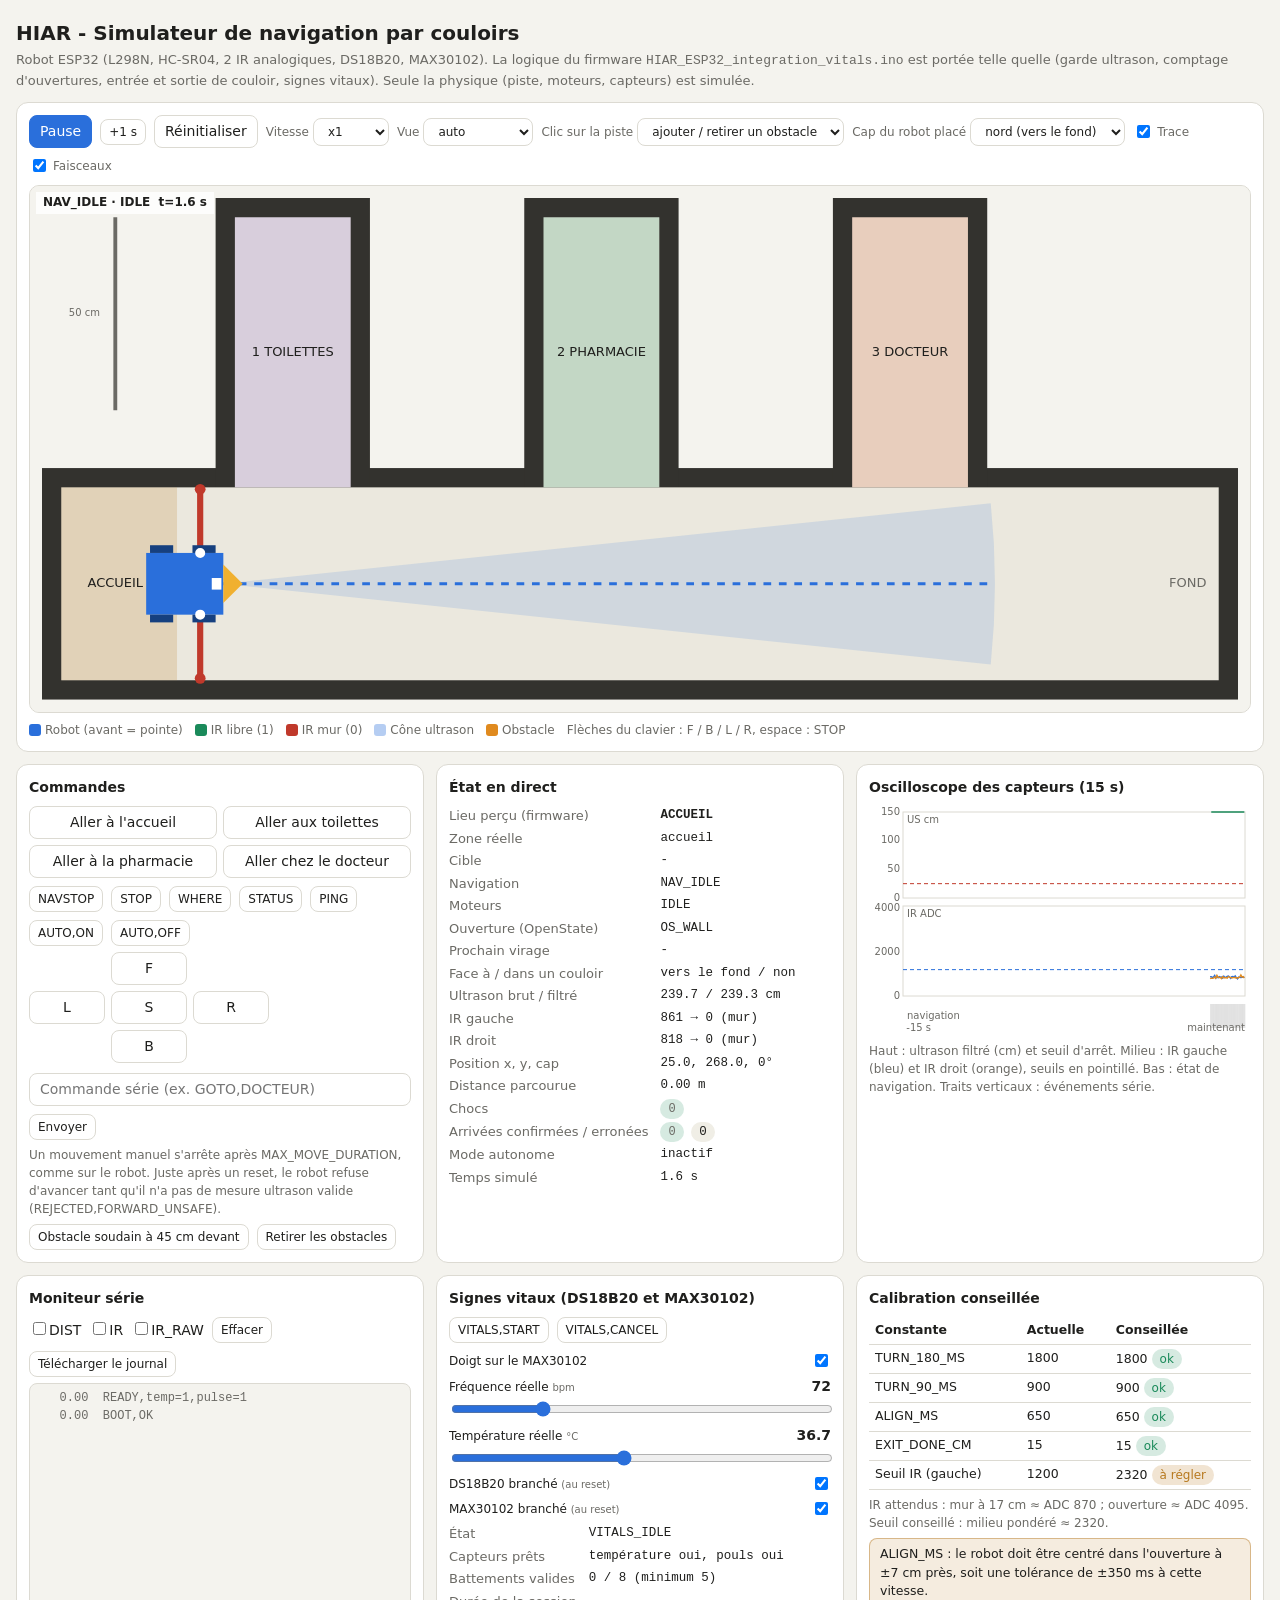
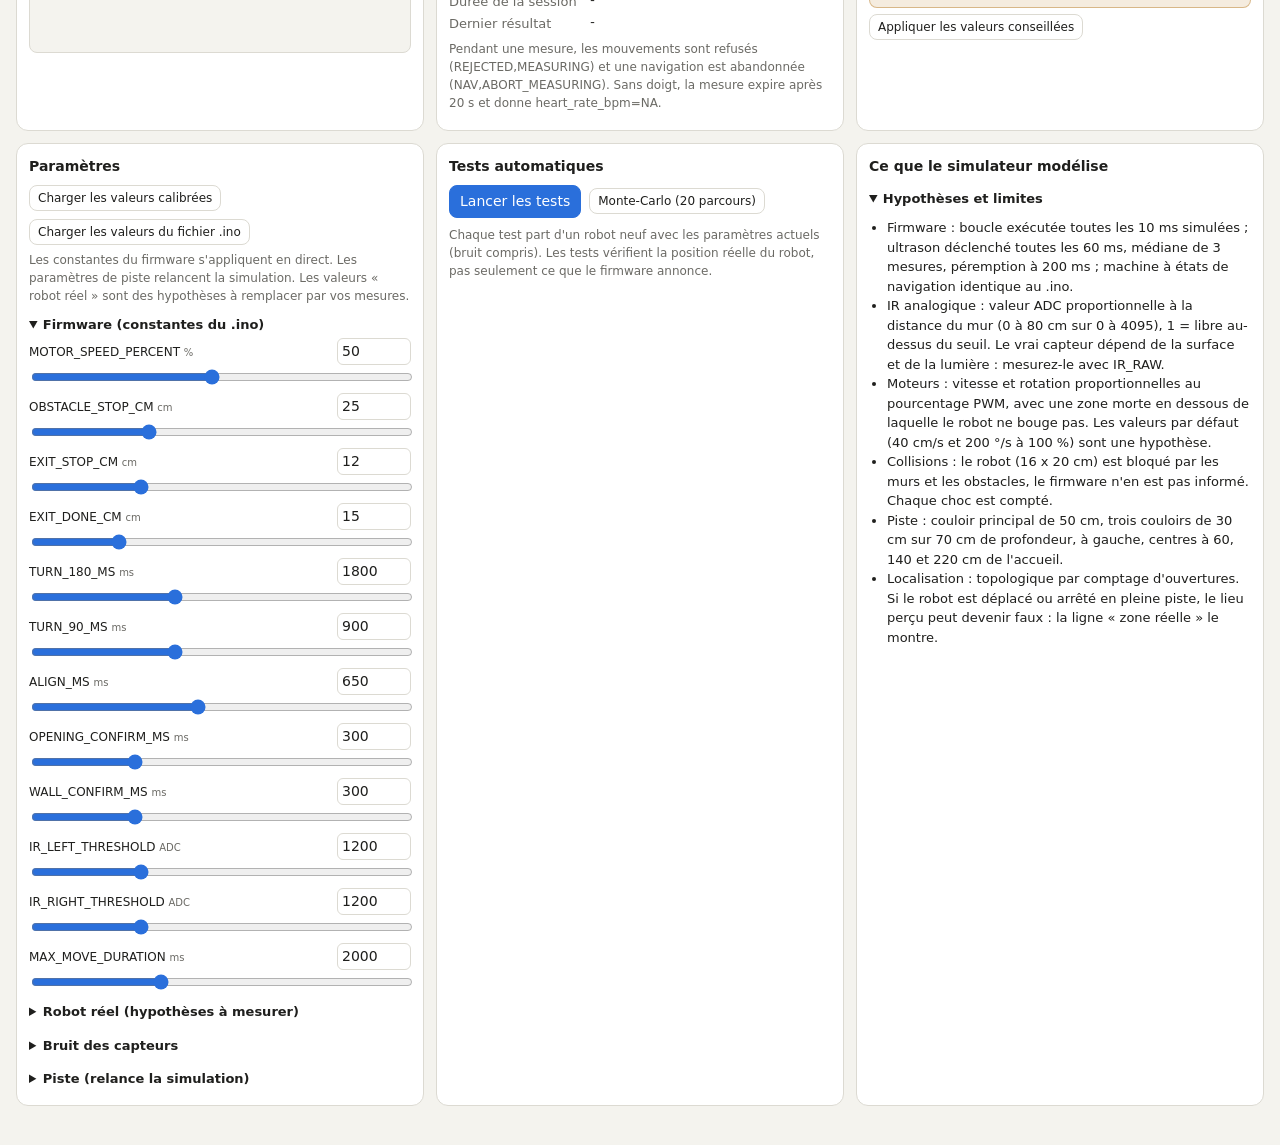
<file: navigation/HIAR_simulateur.html>
<!doctype html>
<html lang="fr">
<head>
<meta charset="utf-8">
<meta name="viewport" content="width=device-width,initial-scale=1">
<title>HIAR - Simulateur de navigation</title>
<style>
:root{--bg:#f4f3ee;--panel:#ffffff;--ink:#1f1f1d;--muted:#6b6a65;--line:#dcdad2;--accent:#2a6fdb;--ok:#1a8a5a;--warn:#b7791f;--bad:#c0392b;--viol:#7a4fd0;--floor:#ebe8de;--wall:#33322e;--chip:#f0eee6;--mono:ui-monospace,SFMono-Regular,Menlo,Consolas,monospace}
@media (prefers-color-scheme:dark){:root{--bg:#141413;--panel:#1e1d1b;--ink:#ecebe6;--muted:#9a988f;--line:#35332e;--accent:#6aa0ff;--ok:#4cc58d;--warn:#e0b04a;--bad:#ff7a6b;--viol:#b194ff;--floor:#2b2a26;--wall:#0b0b0a;--chip:#2a2926}}
*{box-sizing:border-box}
body{margin:0;background:var(--bg);color:var(--ink);font:14px/1.5 system-ui,-apple-system,Segoe UI,Roboto,sans-serif}
.wrap{max-width:1320px;margin:0 auto;padding:12px 16px 40px}
h1{font-size:20px;font-weight:600;margin:6px 0 2px}
h2{font-size:14px;font-weight:600;margin:0 0 8px}
.sub{color:var(--muted);margin:0 0 12px;font-size:13px}
.card{background:var(--panel);border:1px solid var(--line);border-radius:12px;padding:12px;min-width:0}
.grid{display:grid;gap:12px;grid-template-columns:repeat(auto-fit,minmax(330px,1fr));margin-top:12px}
.bar{display:flex;flex-wrap:wrap;gap:8px;align-items:center;margin-bottom:10px}
.bar label{font-size:12px;color:var(--muted);display:flex;align-items:center;gap:4px}
button,select,input[type=text]{font:inherit;color:var(--ink);background:var(--panel);border:1px solid var(--line);border-radius:8px;padding:5px 10px;cursor:pointer}
button:hover{border-color:var(--accent)}
button.pri{background:var(--accent);color:#fff;border-color:var(--accent)}
button.sm{padding:3px 8px;font-size:12px}
button.act{border-color:var(--accent);background:var(--chip)}
input[type=text]{cursor:text;width:100%}
input[type=range]{width:100%;accent-color:var(--accent)}
input[type=number]{width:74px;font:inherit;color:var(--ink);background:var(--panel);border:1px solid var(--line);border-radius:6px;padding:2px 4px}
.cwrap{position:relative;border-radius:10px;overflow:hidden;background:var(--bg);border:1px solid var(--line)}
canvas{display:block;width:100%}
.legend{display:flex;flex-wrap:wrap;gap:12px;margin-top:8px;font-size:12px;color:var(--muted)}
.legend i{display:inline-block;width:12px;height:12px;border-radius:3px;vertical-align:-2px;margin-right:4px}
.btns{display:grid;grid-template-columns:repeat(2,minmax(0,1fr));gap:6px;margin-bottom:8px}
.dpad{display:grid;grid-template-columns:repeat(3,1fr);gap:6px;max-width:240px;margin:6px 0 10px}
.chips{display:flex;flex-wrap:wrap;gap:6px;margin-top:8px}
.kv{display:grid;grid-template-columns:auto 1fr;gap:3px 12px;font-size:13px}
.kv span:nth-child(odd){color:var(--muted)}
.kv span:nth-child(even){font-family:var(--mono);font-size:12.5px;word-break:break-word}
.badge{display:inline-block;padding:1px 8px;border-radius:999px;font-size:12px;background:var(--chip)}
.badge.ok{background:color-mix(in srgb,var(--ok) 18%,transparent);color:var(--ok)}
.badge.bad{background:color-mix(in srgb,var(--bad) 18%,transparent);color:var(--bad)}
.badge.warn{background:color-mix(in srgb,var(--warn) 20%,transparent);color:var(--warn)}
#console{font:12px/1.45 var(--mono);height:270px;overflow:auto;background:var(--bg);border:1px solid var(--line);border-radius:8px;padding:6px 8px;white-space:pre-wrap}
#console div{border-bottom:1px solid transparent}
.l-tx{color:var(--muted)}.l-bad{color:var(--bad)}.l-ok{color:var(--ok)}.l-acc{color:var(--accent)}.l-warn{color:var(--warn)}.l-viol{color:var(--viol)}.l-mut{color:var(--muted)}
.prm{display:grid;grid-template-columns:1fr auto;gap:2px 8px;align-items:center;margin-bottom:6px}
.prm .nm{font-size:12px}
.prm .nm small{color:var(--muted)}
.prm input[type=range]{grid-column:1 / span 2}
details{margin-top:6px}
summary{cursor:pointer;font-weight:600;font-size:13px;padding:4px 0}
.note{font-size:12px;color:var(--muted);margin:6px 0}
table{border-collapse:collapse;width:100%;font-size:12.5px}
td,th{border-bottom:1px solid var(--line);padding:4px 6px;text-align:left;vertical-align:top}
.row{display:flex;gap:8px;align-items:center;flex-wrap:wrap}
.row>*{min-width:0}
.warnbox{background:color-mix(in srgb,var(--warn) 14%,transparent);border:1px solid color-mix(in srgb,var(--warn) 45%,transparent);border-radius:8px;padding:6px 10px;font-size:12.5px;margin:6px 0}
.okbox{background:color-mix(in srgb,var(--ok) 12%,transparent);border:1px solid color-mix(in srgb,var(--ok) 40%,transparent);border-radius:8px;padding:6px 10px;font-size:12.5px;margin:6px 0}
progress{width:100%;height:8px}
@media (max-width:560px){.wrap{padding:8px 10px 30px}.grid{grid-template-columns:minmax(0,1fr)}}
</style>
</head>
<body>
<div class="wrap">
<h1>HIAR - Simulateur de navigation par couloirs</h1>
<p class="sub">Robot ESP32 (L298N, HC-SR04, 2 IR analogiques, DS18B20, MAX30102). La logique du firmware <code>HIAR_ESP32_integration_vitals.ino</code> est portée telle quelle (garde ultrason, comptage d'ouvertures, entrée et sortie de couloir, signes vitaux). Seule la physique (piste, moteurs, capteurs) est simulée.</p>

<section class="card" id="stage">
  <div class="bar">
    <button id="bPlay" class="pri">Pause</button>
    <button id="bStep" class="sm">+1 s</button>
    <button id="bReset">Réinitialiser</button>
    <label>Vitesse
      <select id="sSpeed"><option value="0.25">x0,25</option><option value="0.5">x0,5</option><option value="1" selected>x1</option><option value="2">x2</option><option value="4">x4</option><option value="8">x8</option><option value="16">x16</option></select>
    </label>
    <label>Vue
      <select id="sView"><option value="auto">auto</option><option value="v">verticale</option><option value="h">horizontale</option></select>
    </label>
    <label>Clic sur la piste
      <select id="sMode"><option value="obs">ajouter / retirer un obstacle</option><option value="tp">placer le robot</option><option value="none">aucune action</option></select>
    </label>
    <label>Cap du robot placé
      <select id="sHead"><option value="0">nord (vers le fond)</option><option value="180">sud (vers l'accueil)</option><option value="90">est</option><option value="270">ouest</option></select>
    </label>
    <label><input type="checkbox" id="cTrail" checked>Trace</label>
    <label><input type="checkbox" id="cBeams" checked>Faisceaux</label>
  </div>
  <div class="cwrap"><canvas id="map"></canvas></div>
  <div class="legend">
    <span><i style="background:#2a6fdb"></i>Robot (avant = pointe)</span>
    <span><i style="background:#1a8a5a"></i>IR libre (1)</span>
    <span><i style="background:#c0392b"></i>IR mur (0)</span>
    <span><i style="background:#2a6fdb;opacity:.35"></i>Cône ultrason</span>
    <span><i style="background:#e08a1e"></i>Obstacle</span>
    <span>Flèches du clavier : F / B / L / R, espace : STOP</span>
  </div>
</section>

<div class="grid">

<section class="card">
  <h2>Commandes</h2>
  <div class="btns">
    <button data-cmd="GOTO,ACCUEIL">Aller à l'accueil</button>
    <button data-cmd="GOTO,TOILETTES">Aller aux toilettes</button>
    <button data-cmd="GOTO,PHARMACIE">Aller à la pharmacie</button>
    <button data-cmd="GOTO,DOCTEUR">Aller chez le docteur</button>
  </div>
  <div class="row"><button data-cmd="NAVSTOP" class="sm">NAVSTOP</button><button data-cmd="STOP" class="sm">STOP</button><button data-cmd="WHERE" class="sm">WHERE</button><button data-cmd="STATUS" class="sm">STATUS</button><button data-cmd="PING" class="sm">PING</button><button data-cmd="AUTO,ON" class="sm">AUTO,ON</button><button data-cmd="AUTO,OFF" class="sm">AUTO,OFF</button></div>
  <div class="dpad">
    <span></span><button data-cmd="F">F</button><span></span>
    <button data-cmd="L">L</button><button data-cmd="S">S</button><button data-cmd="R">R</button>
    <span></span><button data-cmd="B">B</button><span></span>
  </div>
  <div class="row"><input type="text" id="tCmd" placeholder="Commande série (ex. GOTO,DOCTEUR)" autocomplete="off" maxlength="40"><button id="bSend" class="sm">Envoyer</button></div>
  <p class="note">Un mouvement manuel s'arrête après MAX_MOVE_DURATION, comme sur le robot. Juste après un reset, le robot refuse d'avancer tant qu'il n'a pas de mesure ultrason valide (REJECTED,FORWARD_UNSAFE).</p>
  <div class="row" style="margin-top:6px">
    <button id="bSudden" class="sm">Obstacle soudain à 45 cm devant</button>
    <button id="bClearObs" class="sm">Retirer les obstacles</button>
  </div>
</section>

<section class="card">
  <h2>État en direct</h2>
  <div class="kv" id="kv"></div>
</section>

<section class="card">
  <h2>Oscilloscope des capteurs (15 s)</h2>
  <canvas id="scope" height="230"></canvas>
  <p class="note">Haut : ultrason filtré (cm) et seuil d'arrêt. Milieu : IR gauche (bleu) et IR droit (orange), seuils en pointillé. Bas : état de navigation. Traits verticaux : événements série.</p>
</section>

<section class="card">
  <h2>Moniteur série</h2>
  <div class="row" style="margin-bottom:6px">
    <label><input type="checkbox" id="fDist">DIST</label>
    <label><input type="checkbox" id="fIr">IR</label>
    <label><input type="checkbox" id="fRaw">IR_RAW</label>
    <button id="bClr" class="sm">Effacer</button>
    <button id="bDl" class="sm">Télécharger le journal</button>
  </div>
  <div id="console"></div>
</section>

<section class="card">
  <h2>Signes vitaux (DS18B20 et MAX30102)</h2>
  <div class="row"><button data-cmd="VITALS,START" class="sm">VITALS,START</button><button data-cmd="VITALS,CANCEL" class="sm">VITALS,CANCEL</button></div>
  <div class="prm" style="margin-top:8px"><span class="nm">Doigt sur le MAX30102</span><input type="checkbox" id="vFinger" checked></div>
  <div class="prm"><span class="nm">Fréquence réelle <small>bpm</small></span><b id="vBpmV">72</b><input type="range" id="vBpm" min="40" max="180" value="72"></div>
  <div class="prm"><span class="nm">Température réelle <small>°C</small></span><b id="vTempV">36.7</b><input type="range" id="vTemp" min="34" max="40" step="0.1" value="36.7"></div>
  <div class="prm"><span class="nm">DS18B20 branché <small>(au reset)</small></span><input type="checkbox" id="vTc" checked></div>
  <div class="prm"><span class="nm">MAX30102 branché <small>(au reset)</small></span><input type="checkbox" id="vPc" checked></div>
  <div class="kv" id="kvV" style="margin-top:6px"></div>
  <p class="note">Pendant une mesure, les mouvements sont refusés (REJECTED,MEASURING) et une navigation est abandonnée (NAV,ABORT_MEASURING). Sans doigt, la mesure expire après 20 s et donne heart_rate_bpm=NA.</p>
</section>

<section class="card" id="cCal">
  <h2>Calibration conseillée</h2>
  <div id="calBody"></div>
</section>

<section class="card">
  <h2>Paramètres</h2>
  <div class="row"><button id="pCal" class="sm">Charger les valeurs calibrées</button><button id="pIno" class="sm">Charger les valeurs du fichier .ino</button></div>
  <p class="note">Les constantes du firmware s'appliquent en direct. Les paramètres de piste relancent la simulation. Les valeurs « robot réel » sont des hypothèses à remplacer par vos mesures.</p>
  <div id="params"></div>
</section>

<section class="card">
  <h2>Tests automatiques</h2>
  <div class="row"><button id="bTests" class="pri">Lancer les tests</button><button id="bMC" class="sm">Monte-Carlo (20 parcours)</button></div>
  <progress id="prog" value="0" max="1" style="display:none;margin-top:8px"></progress>
  <div id="testOut" style="margin-top:8px"></div>
  <p class="note">Chaque test part d'un robot neuf avec les paramètres actuels (bruit compris). Les tests vérifient la position réelle du robot, pas seulement ce que le firmware annonce.</p>
</section>

<section class="card">
  <h2>Ce que le simulateur modélise</h2>
  <details open><summary>Hypothèses et limites</summary>
  <ul style="margin:6px 0 0 18px;padding:0;font-size:13px">
    <li>Firmware : boucle exécutée toutes les 10 ms simulées ; ultrason déclenché toutes les 60 ms, médiane de 3 mesures, péremption à 200 ms ; machine à états de navigation identique au .ino.</li>
    <li>IR analogique : valeur ADC proportionnelle à la distance du mur (0 à 80 cm sur 0 à 4095), 1 = libre au-dessus du seuil. Le vrai capteur dépend de la surface et de la lumière : mesurez-le avec IR_RAW.</li>
    <li>Moteurs : vitesse et rotation proportionnelles au pourcentage PWM, avec une zone morte en dessous de laquelle le robot ne bouge pas. Les valeurs par défaut (40 cm/s et 200 °/s à 100 %) sont une hypothèse.</li>
    <li>Collisions : le robot (16 x 20 cm) est bloqué par les murs et les obstacles, le firmware n'en est pas informé. Chaque choc est compté.</li>
    <li>Piste : couloir principal de 50 cm, trois couloirs de 30 cm sur 70 cm de profondeur, à gauche, centres à 60, 140 et 220 cm de l'accueil.</li>
    <li>Localisation : topologique par comptage d'ouvertures. Si le robot est déplacé ou arrêté en pleine piste, le lieu perçu peut devenir faux : la ligne « zone réelle » le montre.</li>
  </ul></details>
</section>

</div>
</div>

<script>
'use strict';
/* ============================================================
   CONSTANTES MONDE
   Repère piste (cm) : x vers la droite, y vers le bas.
   Le couloir principal va de y=300 (accueil) à y=0 (fond).
   Cap 0 = nord (vers le fond), sens horaire positif.
   ============================================================ */
const ROBOT_W=16, ROBOT_L=20, US_FWD=10, WORLD_L=300, WALLT=5;
const YC=[0,240,160,80];
const PLACE_NAMES=['ACCUEIL','TOILETTES','PHARMACIE','DOCTEUR'];
const MODE_NAMES=['IDLE','FORWARD','BACKWARD','LEFT','RIGHT'];
const NAV_NAMES=['NAV_IDLE','NAV_TURNING','NAV_DRIVING','NAV_ALIGN','NAV_ENTER_DRIVE','NAV_EXIT_DRIVE'];
const OS_NAMES=['OS_WALL','OS_MAYBE_OPEN','OS_OPEN','OS_MAYBE_WALL'];
const TN_NAMES=['TN_MAIN_180','TN_ENTER','TN_EXIT_180','TN_EXIT_90'];
const VS_NAMES=['VITALS_IDLE','VITALS_ACQUIRING','VITALS_TEMP_WAIT','VITALS_DONE'];
const DT=10;

const DEFAULTS={
  MOTOR_SPEED_PERCENT:50,OBSTACLE_STOP_CM:25,EXIT_STOP_CM:12,EXIT_DONE_CM:15,
  TURN_180_MS:1800,TURN_90_MS:900,ALIGN_MS:650,OPENING_CONFIRM_MS:300,WALL_CONFIRM_MS:300,
  IR_LEFT_THRESHOLD:1200,IR_RIGHT_THRESHOLD:1200,MAX_MOVE_DURATION:2000,GUARD_INTERVAL:60,
  MAX_DISTANCE_AGE_MS:200,NAV_MAX_MS:90000,NAV_RETRY_MS:200,
  V100:40,W100:200,DEADZONE:20,IR_OFFSET:4,DRIFT:0,TURN_SLIP:0,
  US_SIGMA:0.3,US_DROP:0,IR_NOISE:40,IR_SPIKE:0,
  MAIN_W:50,SIDE_W:30,SIDE_D:70
};
const INO_VALUES={MOTOR_SPEED_PERCENT:5,ALIGN_MS:100,EXIT_DONE_CM:17};

/* ============================================================
   OUTILS
   ============================================================ */
function mulberry32(a){return function(){a|=0;a=a+0x6D2B79F5|0;let t=Math.imul(a^a>>>15,1|a);t=t+Math.imul(t^t>>>7,61|t)^t;return((t^t>>>14)>>>0)/4294967296}}
function buildGeom(P){
  const W=P.MAIN_W,sw=P.SIDE_W,sd=P.SIDE_D;
  const rects=[{x0:0,x1:W,y0:0,y1:WORLD_L}];
  const corners=[];
  for(let i=1;i<=3;i++){
    rects.push({x0:-sd,x1:0.001,y0:YC[i]-sw/2,y1:YC[i]+sw/2,idx:i});
    corners.push([0,YC[i]-sw/2],[0,YC[i]+sw/2]);
  }
  return{rects,corners,W,sw,sd};
}
function isFree(G,obs,x,y){
  let f=false;
  const R=G.rects;
  for(let i=0;i<R.length;i++){const r=R[i];if(x>r.x0&&x<r.x1&&y>r.y0&&y<r.y1){f=true;break}}
  if(!f)return false;
  for(let i=0;i<obs.length;i++){const o=obs[i];if(Math.abs(x-o.x)<o.w/2&&Math.abs(y-o.y)<o.h/2)return false}
  return true;
}
function castRay(G,obs,ox,oy,dx,dy,max,step){
  if(!isFree(G,obs,ox,oy))return 0;
  for(let d=step;d<=max;d+=step){if(!isFree(G,obs,ox+dx*d,oy+dy*d))return d-step*0.5}
  return Infinity;
}
const PERIM=(function(){const a=[];for(let ly=-10;ly<=10.001;ly+=2.5){a.push([-8,ly],[8,ly])}for(let lx=-6;lx<=6.001;lx+=2){a.push([lx,-10],[lx,10])}return a})();
function collides(G,obs,x,y,h){
  const s=Math.sin(h),c=Math.cos(h);
  for(let i=0;i<PERIM.length;i++){
    const lx=PERIM[i][0]*0.999,ly=PERIM[i][1]*0.999;
    if(!isFree(G,obs,x+c*lx+s*ly,y+s*lx-c*ly))return true;
  }
  const inside=function(cx,cy){const dx=cx-x,dy=cy-y;const lx=dx*c+dy*s,ly=dx*s-dy*c;return Math.abs(lx)<7.95&&Math.abs(ly)<9.95};
  for(let i=0;i<G.corners.length;i++){if(inside(G.corners[i][0],G.corners[i][1]))return true}
  for(let i=0;i<obs.length;i++){const o=obs[i];for(let a=-1;a<=1;a+=2)for(let b=-1;b<=1;b+=2){if(inside(o.x+a*o.w/2,o.y+b*o.h/2))return true}}
  return false;
}

/* ============================================================
   SIMULATEUR : physique + port du firmware
   ============================================================ */
function createSim(P,ENV,seed,opt){
  opt=opt||{};
  const rnd=mulberry32(seed||1);
  const gauss=function(){let u=0;while(u===0)u=rnd();return Math.sqrt(-2*Math.log(u))*Math.cos(2*Math.PI*rnd())};
  const G=buildGeom(P);
  const obs=[];
  const R={x:G.W/2,y:268,h:0,dist:0,chocs:0,colliding:false,flash:-1e9,trail:[]};
  const stats={ok:0,ko:0};
  const lines=[];const marks=[];const hist=[];
  let lineId=0;
  const dbg={usD:Infinity,irD:[Infinity,Infinity],rays:[]};
  const F={
    t:0,cmdQueue:[],autoMode:false,
    motionMode:0,movementStartTime:0,motionPending:false,pendingMotion:0,pendingSince:0,turnGain:1,
    guardBuffer:[-1,-1,-1],guardBufIdx:0,invalidCount:0,lastGuardTrigger:0,
    lastFilteredDistance:-1,lastRawDistance:-1,lastValidDistanceMs:0,hasValidDistance:false,
    usState:0,usEchoDurationUs:0,usResultReady:false,usResultValid:false,usEchoStarted:false,usTriggerTimeUs:0,lastUsTriggerUs:-1e9,usPending:null,
    irRawL:0,irRawR:0,lastIrLeftState:-1,lastIrRightState:-1,lastIrPublish:0,lastIrRawPublish:0,
    navState:0,openState:0,turnNext:0,currentPlace:0,targetPlace:0,facing:1,exitDir:1,insideCorridor:false,
    openT0:0,navStartMs:0,navTurnStart:0,navLastTry:0,turnDuration:0,alignStart:0,exitStartMs:0,
    vitalsState:0,vitalsSessionStart:0,vitalsTempRequestMs:0,vitalsLastBeatMs:0,vitalsHaveLastBeat:false,
    vitalsBeatCount:0,vitalsRecent:[0,0,0,0],vitalsRecentIdx:0,vitalsRecentCount:0,
    vitalsTempReady:!!ENV.tempConnected,vitalsPulseReady:!!ENV.pulseConnected,
    fifo:[],nextBeat:0,fingerSince:-1,lastResult:null,
    lastHist:0
  };
  const millis=function(){return Math.floor(F.t)};
  const micros=function(){return F.t*1000};

  /* ---------- sortie série ---------- */
  function out(s){
    if(opt.keep&&!opt.keep(s))return;
    if(!opt.keep&&!opt.verbose&&/^(DIST|IR_RAW|IR,)/.test(s))return;
    lines.push({id:lineId++,t:F.t,s:s});
    if(lines.length>3000)lines.splice(0,1000);
    if(/^(PLACE|ARRIVED|SAFETY|NAV|REJECTED|SIM,CHOC)/.test(s)){marks.push({t:F.t,s:s});if(marks.length>200)marks.splice(0,50)}
    if(s.indexOf('ARRIVED,')===0)verifyArrival(s.slice(8));
  }
  function zoneText(){
    if(R.x<0){for(let i=1;i<=3;i++){if(Math.abs(R.y-YC[i])<=G.sw/2+0.5)return'couloir '+PLACE_NAMES[i].toLowerCase()}}
    if(R.y>=WORLD_L-45)return'accueil';
    let n=0;for(let i=1;i<=3;i++){if(YC[i]>R.y)n++}
    return'couloir principal (après '+n+' ouverture'+(n>1?'s':'')+')';
  }
  function verifyArrival(name){
    const i=PLACE_NAMES.indexOf(name);let ok;
    if(i===0)ok=R.x>=0&&R.y>=WORLD_L-45;
    else ok=R.x<-15&&Math.abs(R.y-YC[i])<=G.sw/2;
    if(ok){stats.ok++;out('SIM,OK,'+name+' confirmé (position réelle)')}
    else{stats.ko++;out('SIM,ERREUR,arrivée annoncée '+name+' mais le robot est en '+zoneText())}
  }

  /* ---------- capteurs physiques ---------- */
  function fwdV(){return[Math.sin(R.h),-Math.cos(R.h)]}
  function rgtV(){return[Math.cos(R.h),Math.sin(R.h)]}
  function usTrue(){
    const f=fwdV(),ox=R.x+f[0]*US_FWD,oy=R.y+f[1]*US_FWD;
    let best=Infinity;dbg.rays=[];
    const angs=[-6,-3,0,3,6];
    for(let k=0;k<angs.length;k++){
      const ang=R.h+angs[k]*Math.PI/180;
      const d=castRay(G,obs,ox,oy,Math.sin(ang),-Math.cos(ang),420,1);
      dbg.rays.push({ang:ang,d:d,ox:ox,oy:oy});
      if(d<best)best=d;
    }
    return best;
  }
  function irSample(side){
    const f=fwdV(),r=rgtV();
    const ox=R.x+f[0]*P.IR_OFFSET+r[0]*side*ROBOT_W/2;
    const oy=R.y+f[1]*P.IR_OFFSET+r[1]*side*ROBOT_W/2;
    const d=castRay(G,obs,ox,oy,r[0]*side,r[1]*side,80,1);
    dbg.irD[side<0?0:1]={d:Math.min(d,80),ox:ox,oy:oy,dx:r[0]*side,dy:r[1]*side};
    const dist=Math.min(d,80);
    let raw=4095*dist/80+gauss()*P.IR_NOISE;
    if(rnd()*100<P.IR_SPIKE){const thr=side<0?P.IR_LEFT_THRESHOLD:P.IR_RIGHT_THRESHOLD;raw=raw>thr?0:4095}
    return Math.max(0,Math.min(4095,Math.round(raw)));
  }

  /* ---------- ultrason (ISR simulée) ---------- */
  function requestUltrasonic(){
    if(F.usState!==0)return false;
    const now=micros();
    if(now-F.lastUsTriggerUs<60000)return false;
    F.lastUsTriggerUs=now;
    F.usResultReady=false;F.usResultValid=false;F.usEchoStarted=false;
    F.usTriggerTimeUs=now;F.usState=1;
    let d=usTrue();dbg.usD=d;
    if(isFinite(d)&&d<=400&&rnd()*100>=P.US_DROP){
      d=Math.max(0,d+gauss()*P.US_SIGMA);
      F.usPending={fallAt:now+500+d*58.3,dur:d*58.3};
    }else F.usPending=null;
    return true;
  }
  function usISR(){
    if(F.usPending&&F.usState===1&&micros()>=F.usPending.fallAt){
      F.usEchoDurationUs=F.usPending.dur;F.usResultValid=true;F.usResultReady=true;
      F.usEchoStarted=false;F.usState=0;F.usPending=null;
    }
  }
  function updateUltrasonic(){
    if(F.usState===1&&micros()-F.usTriggerTimeUs>25000){
      F.usState=0;F.usEchoStarted=false;F.usResultValid=false;F.usResultReady=true;F.usPending=null;
    }
  }
  function getUltrasonicDistance(){
    if(!F.usResultReady)return null;
    F.usResultReady=false;
    const valid=F.usResultValid,dur=F.usEchoDurationUs;
    if(!valid||dur===0)return -1;
    return(dur*0.0343)/2;
  }

  /* ---------- moteurs ---------- */
  function setMotion(mode){
    const prev=F.motionMode;
    F.motionPending=false;F.motionMode=mode;
    if((mode===3||mode===4)&&mode!==prev)F.turnGain=1+gauss()*P.TURN_SLIP/100;
    if(mode!==0&&mode!==prev)F.movementStartTime=millis();
  }
  function computeGuardDistance(){
    const tmp=[];
    for(let i=0;i<3;i++){if(F.guardBuffer[i]>=0)tmp.push(F.guardBuffer[i])}
    const n=tmp.length;
    if(n===0)return -1;
    if(n===1)return tmp[0];
    if(n===2)return(tmp[0]+tmp[1])*0.5;
    tmp.sort(function(a,b){return a-b});
    return tmp[1];
  }
  function currentStopCm(){return F.navState===5?P.EXIT_STOP_CM:P.OBSTACLE_STOP_CM}
  function updateForwardGuard(){
    let now=millis();
    const d=getUltrasonicDistance();
    if(d!==null){
      if(d<0){
        F.invalidCount++;F.hasValidDistance=false;F.lastRawDistance=-1;F.lastFilteredDistance=-1;
        F.guardBuffer=[-1,-1,-1];F.guardBufIdx=0;
        if(F.motionMode===1){setMotion(0);out('SAFETY,SENSOR_INVALID')}
        else if(F.invalidCount===3){out('SAFETY,SENSOR_INVALID')}
      }else{
        F.invalidCount=0;F.lastRawDistance=d;F.lastValidDistanceMs=now;F.hasValidDistance=true;
        F.guardBuffer[F.guardBufIdx]=d;F.guardBufIdx=(F.guardBufIdx+1)%3;
        F.lastFilteredDistance=computeGuardDistance();
        out('DIST,'+F.lastFilteredDistance.toFixed(1));
        if(F.motionMode===1&&(d<currentStopCm()||F.lastFilteredDistance<currentStopCm())){
          setMotion(0);out('SAFETY,OBSTACLE,'+d.toFixed(1));
        }
      }
    }
    now=millis();
    if(F.hasValidDistance&&now-F.lastValidDistanceMs>P.MAX_DISTANCE_AGE_MS){
      F.hasValidDistance=false;F.lastRawDistance=-1;F.lastFilteredDistance=-1;
      F.guardBuffer=[-1,-1,-1];F.guardBufIdx=0;
      if(F.motionMode===1){setMotion(0);out('SAFETY,SENSOR_STALE')}
    }
    if(now-F.lastGuardTrigger<P.GUARD_INTERVAL)return;
    if(requestUltrasonic())F.lastGuardTrigger=now;
  }
  function readIrState(side){return side==='L'?(F.irRawL>P.IR_LEFT_THRESHOLD?1:0):(F.irRawR>P.IR_RIGHT_THRESHOLD?1:0)}
  function publishIrStates(){
    const now=millis();
    const leftState=F.irRawL>P.IR_LEFT_THRESHOLD?1:0,rightState=F.irRawR>P.IR_RIGHT_THRESHOLD?1:0;
    if(now-F.lastIrRawPublish>=250){out('IR_RAW,LEFT,'+F.irRawL);out('IR_RAW,RIGHT,'+F.irRawR);F.lastIrRawPublish=now}
    const periodic=(now-F.lastIrPublish>=100);
    if(leftState!==F.lastIrLeftState||periodic){out('IR,LEFT,'+leftState);F.lastIrLeftState=leftState}
    if(rightState!==F.lastIrRightState||periodic){out('IR,RIGHT,'+rightState);F.lastIrRightState=rightState}
    if(periodic)F.lastIrPublish=now;
  }
  function vitalsIsBusy(){return F.vitalsState===1||F.vitalsState===2}
  function forwardSafetyClear(){
    return F.hasValidDistance&&millis()-F.lastValidDistanceMs<=P.MAX_DISTANCE_AGE_MS&&
      F.lastRawDistance>=currentStopCm()&&F.lastFilteredDistance>=currentStopCm();
  }
  function applyMotion(mode){
    if(vitalsIsBusy()){setMotion(0);out('REJECTED,MEASURING');return}
    if(mode===1&&!forwardSafetyClear()){setMotion(0);out('REJECTED,FORWARD_UNSAFE');return}
    setMotion(mode);
  }
  function requestMotion(mode){
    if(vitalsIsBusy()){out('REJECTED,MEASURING');return}
    const reversing=mode!==0&&F.motionMode!==0&&mode!==F.motionMode;
    if(reversing){setMotion(0);F.pendingMotion=mode;F.pendingSince=millis();F.motionPending=true}
    else applyMotion(mode);
  }
  function updatePendingMotion(){
    if(vitalsIsBusy()){if(F.motionPending)F.motionPending=false;return}
    if(F.motionPending&&millis()-F.pendingSince>=150){const m=F.pendingMotion;F.motionPending=false;applyMotion(m)}
  }
  function decideAutonomousMotion(){
    if(!F.autoMode)return;
    if(F.navState!==0)return;
    if(vitalsIsBusy())return;
    if(!F.hasValidDistance||millis()-F.lastValidDistanceMs>P.MAX_DISTANCE_AGE_MS){
      if(F.motionMode===1){setMotion(0);out('SAFETY,SENSOR_STALE')}
      return;
    }
    const frontClear=F.lastRawDistance>=P.OBSTACLE_STOP_CM&&F.lastFilteredDistance>=P.OBSTACLE_STOP_CM;
    const irLeft=readIrState('L'),irRight=readIrState('R');
    if(frontClear){
      if(F.motionMode!==1){requestMotion(1);out('AUTO,FORWARD')}
    }else{
      if(irLeft===1&&irRight===0){if(F.motionMode!==3){requestMotion(3);out('AUTO,LEFT')}}
      else if(irRight===1&&irLeft===0){if(F.motionMode!==4){requestMotion(4);out('AUTO,RIGHT')}}
      else if(irLeft===1&&irRight===1){if(F.motionMode!==3){requestMotion(3);out('AUTO,LEFT_PREF')}}
      else{if(F.motionMode!==0){setMotion(0);out('AUTO,STOP_BOTH_BLOCKED')}}
    }
  }

  /* ---------- navigation entre lieux ---------- */
  function openingEvent(clear){
    const now=millis();
    switch(F.openState){
      case 0:if(clear){F.openState=1;F.openT0=now}break;
      case 1:if(!clear){F.openState=0}else if(now-F.openT0>=P.OPENING_CONFIRM_MS){F.openState=2;return true}break;
      case 2:if(!clear){F.openState=3;F.openT0=now}break;
      case 3:if(clear){F.openState=2}else if(now-F.openT0>=P.WALL_CONFIRM_MS){F.openState=0}break;
    }
    return false;
  }
  function navStop(reason){setMotion(0);F.navState=0;out('NAV,'+reason)}
  function navArrived(){setMotion(0);F.navState=0;out('ARRIVED,'+PLACE_NAMES[F.currentPlace])}
  function startTurn(m,ms,next){setMotion(m);F.turnDuration=ms;F.turnNext=next;F.navTurnStart=millis();F.navState=1}
  function goTo(target){
    if(target<0||target>=4)return;
    if(vitalsIsBusy()){out('REJECTED,MEASURING');return}
    if(F.navState===1){out('REJECTED,TURNING');return}
    if(target===F.currentPlace){navArrived();return}
    F.autoMode=false;F.targetPlace=target;F.navStartMs=millis();
    const needed=target>F.currentPlace?1:-1;
    if(F.insideCorridor){F.exitDir=needed;startTurn(3,P.TURN_180_MS,2)}
    else if(needed!==F.facing){startTurn(3,P.TURN_180_MS,0)}
    else F.navState=2;
    out('NAV,GO,'+PLACE_NAMES[target]);
  }
  function updateNavigation(){
    if(F.navState===0)return;
    const now=millis();
    if(vitalsIsBusy()){navStop('ABORT_MEASURING');return}
    if(now-F.navStartMs>P.NAV_MAX_MS){navStop('TIMEOUT');return}
    if(F.navState===1){
      if(now-F.navTurnStart<F.turnDuration)return;
      setMotion(0);
      switch(F.turnNext){
        case 0:F.facing=-F.facing;F.openState=(F.currentPlace===0)?0:2;F.navState=2;break;
        case 1:F.insideCorridor=true;F.navState=4;break;
        case 2:F.exitStartMs=0;F.navState=5;break;
        case 3:F.insideCorridor=false;F.facing=F.exitDir;F.openState=2;F.navState=2;break;
      }
      return;
    }
    if(F.navState===3){
      if(now-F.alignStart>=P.ALIGN_MS){setMotion(0);startTurn(F.facing===1?3:4,P.TURN_90_MS,1)}
      return;
    }
    if(F.navState===4){
      const endWall=F.hasValidDistance&&F.lastFilteredDistance>=0&&F.lastFilteredDistance<P.OBSTACLE_STOP_CM;
      if(endWall){navArrived();return}
      if(F.motionMode!==1&&!F.motionPending&&now-F.navLastTry>=P.NAV_RETRY_MS){F.navLastTry=now;requestMotion(1)}
      return;
    }
    if(F.navState===5){
      if(F.exitStartMs&&F.hasValidDistance&&F.lastFilteredDistance>=0&&F.lastFilteredDistance<P.EXIT_DONE_CM){
        setMotion(0);startTurn(F.exitDir===1?3:4,P.TURN_90_MS,3);return;
      }
      if(!F.exitStartMs){
        if(F.motionMode!==1&&!F.motionPending&&now-F.navLastTry>=P.NAV_RETRY_MS){F.navLastTry=now;requestMotion(1)}
        if(F.motionMode===1)F.exitStartMs=now;
      }else if(F.motionMode!==1){navStop('EXIT_BLOCKED')}
      return;
    }
    const endWall=F.hasValidDistance&&F.lastFilteredDistance>=0&&F.lastFilteredDistance<P.OBSTACLE_STOP_CM;
    if(F.targetPlace===0&&F.facing===-1&&endWall){F.currentPlace=0;navArrived();return}
    if(F.motionMode!==1&&!F.motionPending&&now-F.navLastTry>=P.NAV_RETRY_MS){F.navLastTry=now;requestMotion(1)}
    const clear=(readIrState(F.facing===1?'L':'R')===1);
    if(F.motionMode===1&&openingEvent(clear)){
      const np=F.currentPlace+F.facing;
      if(np>=1&&np<4){
        F.currentPlace=np;out('PLACE,'+PLACE_NAMES[np]);
        if(F.currentPlace===F.targetPlace){F.alignStart=now;F.navState=3}
      }
    }
  }
  function handleNavCommand(cmd){
    if(cmd==='GOTO,ACCUEIL')goTo(0);
    else if(cmd==='GOTO,TOILETTES')goTo(1);
    else if(cmd==='GOTO,PHARMACIE')goTo(2);
    else if(cmd==='GOTO,DOCTEUR')goTo(3);
    else if(cmd==='WHERE')out('PLACE,'+PLACE_NAMES[F.currentPlace]);
    else if(cmd==='NAVSTOP')navStop('CANCELLED');
    else out('ERROR,UNKNOWN_GOTO');
  }

  /* ---------- signes vitaux ---------- */
  function vitalsPrintReady(){out('READY,temp='+(F.vitalsTempReady?1:0)+',pulse='+(F.vitalsPulseReady?1:0))}
  function vitalsResetBeatData(){F.vitalsHaveLastBeat=false;F.vitalsLastBeatMs=0;F.vitalsBeatCount=0;F.vitalsRecentIdx=0;F.vitalsRecentCount=0}
  function vitalsStart(){
    if(!F.vitalsTempReady&&!F.vitalsPulseReady){out('ERROR,NO_SENSOR');return}
    vitalsResetBeatData();F.vitalsState=1;F.vitalsSessionStart=millis();out('STATE,RUNNING');
  }
  function vitalsPublishResult(){
    let tempOk=false,t=0;
    if(F.vitalsTempReady){
      t=ENV.tempConnected?ENV.temp+gauss()*0.05:-127;
      tempOk=(t!==-127)&&t>=25&&t<=45;
    }
    let bpmOk=false,bpm=0;
    if(F.vitalsPulseReady&&F.vitalsBeatCount>=5&&F.vitalsRecentCount>0){
      let sum=0;for(let i=0;i<F.vitalsRecentCount;i++)sum+=F.vitalsRecent[i];
      bpm=sum/F.vitalsRecentCount;bpmOk=bpm>=40&&bpm<=200;
    }
    const line='RESULT,temperature_c='+(tempOk?t.toFixed(1):'NA')+',heart_rate_bpm='+(bpmOk?Math.floor(bpm+0.5):'NA')+',spo2_percent=NA';
    out(line);out('STATE,DONE');
    F.lastResult={temp:tempOk?t:null,bpm:bpmOk?Math.floor(bpm+0.5):null,at:F.t};
    F.vitalsState=3;
  }
  function vitalsFinishAcquisition(){
    if(F.vitalsState!==1)return;
    if(F.vitalsTempReady){F.vitalsTempRequestMs=millis();F.vitalsState=2}
    else vitalsPublishResult();
  }
  function vitalsCancel(){if(vitalsIsBusy()){F.vitalsState=0;vitalsResetBeatData();out('STATE,CANCELLED')}}
  function vitalsUpdate(){
    const now=millis();
    if(F.vitalsState===3){F.vitalsState=0;return}
    if(F.vitalsState===1){
      if(F.vitalsPulseReady){
        while(F.fifo.length>0){
          const smp=F.fifo.shift();
          if(smp.ir<50000){vitalsResetBeatData();continue}
          if(smp.beat){
            if(F.vitalsHaveLastBeat){
              const bpm=60000/(now-F.vitalsLastBeatMs);
              if(bpm>=40&&bpm<=200){
                F.vitalsRecent[F.vitalsRecentIdx]=bpm;F.vitalsRecentIdx=(F.vitalsRecentIdx+1)%4;
                if(F.vitalsRecentCount<4)F.vitalsRecentCount++;
                F.vitalsBeatCount++;
              }
            }
            F.vitalsLastBeatMs=now;F.vitalsHaveLastBeat=true;
          }
        }
      }
      const enough=!F.vitalsPulseReady||F.vitalsBeatCount>=8;
      const timeout=now-F.vitalsSessionStart>=20000;
      if(enough||timeout)vitalsFinishAcquisition();
      return;
    }
    if(F.vitalsState===2&&now-F.vitalsTempRequestMs>=750)vitalsPublishResult();
  }
  function pulseGen(){
    if(!F.vitalsPulseReady)return;
    const finger=ENV.finger;
    if(finger){if(F.fingerSince<0){F.fingerSince=F.t;F.nextBeat=F.t+1500}}else F.fingerSince=-1;
    let beat=false;
    if(finger&&F.t>=F.nextBeat){beat=true;F.nextBeat=F.t+60000/ENV.bpm+gauss()*12}
    F.fifo.push({ir:finger?90000+gauss()*2000:3000,beat:beat});
    if(F.fifo.length>32)F.fifo.shift();
  }

  /* ---------- sécurité mouvement manuel, commandes série ---------- */
  function checkMoveTimeout(){
    if(F.motionMode===0)return;
    if(F.navState!==0)return;
    if(millis()-F.movementStartTime>P.MAX_MOVE_DURATION){setMotion(0);out('SAFETY,MOVE_TIMEOUT')}
  }
  function manualMotion(m){
    F.autoMode=false;
    if(F.navState!==0)navStop('MANUAL_OVERRIDE');
    requestMotion(m);
  }
  function handleCommand(raw){
    const cmd=raw.toUpperCase();
    if(cmd.indexOf('GOTO,')===0||cmd==='WHERE'||cmd==='NAVSTOP')handleNavCommand(cmd);
    else if(cmd==='FORWARD'||cmd==='F')manualMotion(1);
    else if(cmd==='BACKWARD'||cmd==='B')manualMotion(2);
    else if(cmd==='LEFT'||cmd==='L')manualMotion(3);
    else if(cmd==='RIGHT'||cmd==='R')manualMotion(4);
    else if(cmd==='STOP'||cmd==='S'){F.autoMode=false;if(F.navState!==0)navStop('STOPPED');F.motionPending=false;setMotion(0)}
    else if(cmd==='AUTO,ON'){if(F.navState!==0)navStop('MANUAL_OVERRIDE');F.autoMode=true;out('AUTO,ENABLED')}
    else if(cmd==='AUTO,OFF'){F.autoMode=false;setMotion(0);out('AUTO,DISABLED')}
    else if(cmd==='VITALS,START'){if(F.navState!==0)navStop('ABORT_MEASURING');F.autoMode=false;setMotion(0);vitalsStart()}
    else if(cmd==='VITALS,CANCEL')vitalsCancel();
    else if(cmd==='STATUS'){out('PLACE,'+PLACE_NAMES[F.currentPlace]);vitalsPrintReady()}
    else if(cmd==='PING')out('PONG');
    else out('ERROR,UNKNOWN_COMMAND');
  }
  function readSerial(){
    while(F.cmdQueue.length){
      const c=F.cmdQueue.shift();
      out('> '+c);
      if(c.length>32){out('ERROR,LINE_TOO_LONG');continue}
      if(c.length>0)handleCommand(c);
    }
  }

  /* ---------- physique du robot ---------- */
  function physics(dtS){
    const pct=P.MOTOR_SPEED_PERCENT,act=pct>=P.DEADZONE;
    const lin=act?P.V100*pct/100:0,ang=act?P.W100*pct/100:0;
    let v=0,w=0;
    switch(F.motionMode){case 1:v=lin;break;case 2:v=-lin;break;case 3:w=-ang*F.turnGain;break;case 4:w=ang*F.turnGain;break}
    if(!v&&!w)return;
    const dh=(w+(v>0?P.DRIFT:v<0?-P.DRIFT:0))*Math.PI/180*dtS;
    const nh=R.h+dh;
    const nx=R.x+Math.sin(nh)*v*dtS,ny=R.y-Math.cos(nh)*v*dtS;
    if(collides(G,obs,nx,ny,nh)){
      if(!R.colliding){R.colliding=true;R.chocs++;R.flash=F.t;out('SIM,CHOC,contre un mur ou un obstacle ('+zoneText()+')')}
    }else{
      R.colliding=false;R.dist+=Math.abs(v)*dtS;R.x=nx;R.y=ny;R.h=nh;
      const lt=R.trail[R.trail.length-1];
      if(!lt||Math.hypot(lt[0]-R.x,lt[1]-R.y)>3){R.trail.push([R.x,R.y]);if(R.trail.length>1500)R.trail.splice(0,300)}
    }
  }

  /* ---------- boucle ---------- */
  function loop(){
    readSerial();updateUltrasonic();updateForwardGuard();updatePendingMotion();updateNavigation();
    decideAutonomousMotion();checkMoveTimeout();publishIrStates();vitalsUpdate();
  }
  function step(){
    F.t+=DT;
    F.irRawL=irSample(-1);F.irRawR=irSample(1);
    usISR();pulseGen();
    loop();
    physics(DT/1000);
    if(F.t-F.lastHist>=50){
      F.lastHist=F.t;
      hist.push({t:F.t,us:F.hasValidDistance?F.lastFilteredDistance:null,l:F.irRawL,r:F.irRawR,nav:F.navState,m:F.motionMode});
      if(hist.length>900)hist.splice(0,100);
    }
  }
  function run(maxMs,until){
    const end=F.t+maxMs;
    while(F.t<end){if(until&&until())break;step()}
    return F.t;
  }
  function addObstacle(x,y,w,h){
    w=w||14;h=h||14;
    if(!isFree(G,[],x,y))return false;
    const o={x:x,y:y,w:w,h:h};
    obs.push(o);
    if(collides(G,obs,R.x,R.y,R.h)){obs.pop();return false}
    return true;
  }
  function removeObstacleAt(x,y){
    for(let i=0;i<obs.length;i++){const o=obs[i];if(Math.abs(x-o.x)<=o.w/2+1&&Math.abs(y-o.y)<=o.h/2+1){obs.splice(i,1);return true}}
    return false;
  }
  function teleport(x,y,hDeg){
    const h=hDeg*Math.PI/180;
    if(!isFree(G,obs,x,y)||collides(G,obs,x,y,h))return false;
    R.x=x;R.y=y;R.h=h;R.trail=[];R.colliding=false;return true;
  }
  setMotion(0);
  vitalsPrintReady();
  out('BOOT,OK');
  return{F:F,R:R,G:G,P:P,ENV:ENV,obs:obs,lines:lines,marks:marks,hist:hist,stats:stats,dbg:dbg,
    step:step,run:run,send:function(c){F.cmdQueue.push(c)},zoneText:zoneText,addObstacle:addObstacle,
    removeObstacleAt:removeObstacleAt,teleport:teleport,out:out};
}

/* ============================================================
   CALIBRATION
   ============================================================ */
function idealValues(P){
  const act=P.MOTOR_SPEED_PERCENT>=P.DEADZONE;
  const v=act?P.V100*P.MOTOR_SPEED_PERCENT/100:0;
  const w=act?P.W100*P.MOTOR_SPEED_PERCENT/100:0;
  const gap=P.MAIN_W/2-ROBOT_W/2;
  const far=Math.min(80,gap+P.SIDE_D);
  const dthr=gap+0.45*(far-gap);
  const alignCm=P.SIDE_W/2-(v*P.OPENING_CONFIRM_MS/1000-P.IR_OFFSET);
  return{
    v:v,w:w,
    t180:w?Math.round(180/w*1000/10)*10:null,
    t90:w?Math.round(90/w*1000/10)*10:null,
    align:v?Math.max(0,Math.round(alignCm/v*1000/10)*10):null,
    alignCm:alignCm,
    alignTol:v?Math.round((P.SIDE_W-ROBOT_W)/2/v*1000):null,
    exitDone:Math.round(P.MAIN_W/2-US_FWD),
    ir:Math.round(4095*dthr/80/10)*10,
    gap:gap,
    irWall:Math.round(4095*gap/80),
    irOpen:Math.round(4095*far/80)
  };
}
</script>

<script>
/* ============================================================
   INTERFACE
   ============================================================ */
(function(){
const $=function(id){return document.getElementById(id)};
let P=Object.assign({},DEFAULTS);
const ENV={finger:true,bpm:72,temp:36.7,tempConnected:true,pulseConnected:true};
const filt={dist:false,ir:false,raw:false};
let sim=null,running=true,speed=1,simAcc=0,seedCounter=1;
function keepLine(s){
  if(/^DIST/.test(s))return filt.dist;
  if(/^IR_RAW/.test(s))return filt.raw;
  if(/^IR,/.test(s))return filt.ir;
  return true;
}
function doReset(){
  sim=createSim(P,ENV,(seedCounter++)*7919+3,{keep:keepLine});
  conLast=-1;$('console').innerHTML='';
  layout();
}

/* ---------- paramètres ---------- */
const PDEF=[
 {g:'Firmware (constantes du .ino)',open:true,items:[
  ['MOTOR_SPEED_PERCENT','MOTOR_SPEED_PERCENT',5,100,1,'%'],
  ['OBSTACLE_STOP_CM','OBSTACLE_STOP_CM',10,60,1,'cm'],
  ['EXIT_STOP_CM','EXIT_STOP_CM',5,30,1,'cm'],
  ['EXIT_DONE_CM','EXIT_DONE_CM',8,40,1,'cm'],
  ['TURN_180_MS','TURN_180_MS',500,4000,10,'ms'],
  ['TURN_90_MS','TURN_90_MS',250,2000,10,'ms'],
  ['ALIGN_MS','ALIGN_MS',0,1500,10,'ms'],
  ['OPENING_CONFIRM_MS','OPENING_CONFIRM_MS',50,1000,10,'ms'],
  ['WALL_CONFIRM_MS','WALL_CONFIRM_MS',50,1000,10,'ms'],
  ['IR_LEFT_THRESHOLD','IR_LEFT_THRESHOLD',200,3800,10,'ADC'],
  ['IR_RIGHT_THRESHOLD','IR_RIGHT_THRESHOLD',200,3800,10,'ADC'],
  ['MAX_MOVE_DURATION','MAX_MOVE_DURATION',500,5000,100,'ms']]},
 {g:'Robot réel (hypothèses à mesurer)',open:false,items:[
  ['V100','Vitesse à 100 %',10,100,1,'cm/s'],
  ['W100','Rotation à 100 %',60,400,5,'°/s'],
  ['DEADZONE','Zone morte des moteurs',0,60,1,'%'],
  ['IR_OFFSET','Position des IR devant le centre',-8,10,1,'cm'],
  ['DRIFT','Dérive en ligne droite',-5,5,0.1,'°/s'],
  ['TURN_SLIP','Dispersion des rotations',0,20,1,'%']]},
 {g:'Bruit des capteurs',open:false,items:[
  ['US_SIGMA','Bruit ultrason (écart-type)',0,3,0.1,'cm'],
  ['US_DROP','Mesures ultrason perdues',0,30,1,'%'],
  ['IR_NOISE','Bruit IR (écart-type)',0,500,10,'ADC'],
  ['IR_SPIKE','Parasites IR (par lecture)',0,5,0.1,'%']]},
 {g:'Piste (relance la simulation)',open:false,items:[
  ['MAIN_W','Largeur du couloir principal',40,90,1,'cm',true],
  ['SIDE_W','Largeur des couloirs latéraux',20,50,1,'cm',true],
  ['SIDE_D','Profondeur des couloirs latéraux',40,100,5,'cm',true]]}
];
const inputs={};
function buildParams(){
  const root=$('params');root.innerHTML='';
  PDEF.forEach(function(grp){
    const d=document.createElement('details');if(grp.open)d.open=true;
    const sm=document.createElement('summary');sm.textContent=grp.g;d.appendChild(sm);
    grp.items.forEach(function(it){
      const k=it[0],div=document.createElement('div');div.className='prm';
      const nm=document.createElement('span');nm.className='nm';nm.innerHTML=it[1]+' <small>'+it[5]+'</small>';
      const num=document.createElement('input');num.type='number';num.min=it[2];num.max=it[3];num.step=it[4];
      const rg=document.createElement('input');rg.type='range';rg.min=it[2];rg.max=it[3];rg.step=it[4];
      const upd=function(v){v=parseFloat(v);if(isNaN(v))return;P[k]=v;num.value=v;rg.value=v;if(it[6])doReset();refreshCal()};
      num.addEventListener('change',function(){upd(num.value)});
      rg.addEventListener('input',function(){upd(rg.value)});
      div.appendChild(nm);div.appendChild(num);div.appendChild(rg);d.appendChild(div);
      inputs[k]={num:num,rg:rg};
    });
    root.appendChild(d);
  });
  syncInputs();
}
function syncInputs(){for(const k in inputs){inputs[k].num.value=P[k];inputs[k].rg.value=P[k]}}
function setParams(o,reset){Object.assign(P,o);syncInputs();if(reset)doReset();refreshCal()}

/* ---------- calibration ---------- */
function refreshCal(){
  const I=idealValues(P),b=$('calBody');
  let h='<table><tr><th>Constante</th><th>Actuelle</th><th>Conseillée</th></tr>';
  const row=function(n,cur,ideal,tol){
    const ok=ideal===null?false:(tol?Math.abs(cur-ideal)<=tol:cur===ideal);
    h+='<tr><td>'+n+'</td><td>'+cur+'</td><td>'+(ideal===null?'-':ideal)+' <span class="badge '+(ok?'ok':'warn')+'">'+(ok?'ok':'à régler')+'</span></td></tr>';
  };
  row('TURN_180_MS',P.TURN_180_MS,I.t180,40);
  row('TURN_90_MS',P.TURN_90_MS,I.t90,20);
  row('ALIGN_MS',P.ALIGN_MS,I.align,I.alignTol?Math.min(I.alignTol,150):50);
  row('EXIT_DONE_CM',P.EXIT_DONE_CM,I.exitDone,2);
  row('Seuil IR (gauche)',P.IR_LEFT_THRESHOLD,I.ir,500);
  h+='</table>';
  const w=[];
  if(I.v===0)w.push('Les moteurs sont sous la zone morte ('+P.DEADZONE+' %) : le robot ne bouge pas. Augmentez MOTOR_SPEED_PERCENT.');
  if(I.alignTol!==null)w.push('ALIGN_MS : le robot doit être centré dans l\'ouverture à ±'+((P.SIDE_W-ROBOT_W)/2)+' cm près, soit une tolérance de ±'+I.alignTol+' ms à cette vitesse.');
  if(Math.hypot(ROBOT_W/2,ROBOT_L/2)>=P.SIDE_W/2)w.push('Le robot ne peut pas pivoter sur place dans un couloir latéral de '+P.SIDE_W+' cm (rayon de rotation '+Math.hypot(ROBOT_W/2,ROBOT_L/2).toFixed(1)+' cm).');
  if(I.irWall>=P.IR_LEFT_THRESHOLD)w.push('Le mur du couloir principal ('+I.gap+' cm) donne ADC ≈ '+I.irWall+', au-dessus du seuil '+P.IR_LEFT_THRESHOLD+' : l\'IR verrait « libre » partout.');
  h+='<div class="note">IR attendus : mur à '+I.gap+' cm ≈ ADC '+I.irWall+' ; ouverture ≈ ADC '+I.irOpen+'. Seuil conseillé : milieu pondéré ≈ '+I.ir+'.</div>';
  w.forEach(function(t){h+='<div class="warnbox">'+t+'</div>'});
  h+='<div class="row"><button id="applyCal" class="sm">Appliquer les valeurs conseillées</button></div>';
  b.innerHTML=h;
  $('applyCal').onclick=function(){
    const o={};if(I.t180)o.TURN_180_MS=I.t180;if(I.t90)o.TURN_90_MS=I.t90;if(I.align!==null)o.ALIGN_MS=I.align;
    o.EXIT_DONE_CM=I.exitDone;o.IR_LEFT_THRESHOLD=I.ir;o.IR_RIGHT_THRESHOLD=I.ir;setParams(o,false);
  };
}

/* ---------- canvas piste ---------- */
const cv=$('map'),ctx=cv.getContext('2d');
let M={a:1,b:0,c:0,d:1,e:0,f:0},cvW=300,cvH=300,orient='v',viewMode='auto',scale=1,C={};
function readColors(){
  const cs=getComputedStyle(document.documentElement);
  ['bg','panel','ink','muted','line','accent','ok','warn','bad','floor','wall','chip'].forEach(function(k){C[k]=cs.getPropertyValue('--'+k).trim()});
}
function layout(){
  readColors();
  const G=sim.G;
  const wrap=cv.parentElement;const cw=Math.max(280,wrap.clientWidth);
  orient=viewMode==='auto'?(cw>=760?'h':'v'):viewMode;
  const pad=12,xmin=-G.sd-WALLT,xmax=G.W+WALLT,ymin=-WALLT,ymax=WORLD_L+WALLT;
  const ww=xmax-xmin,hh=ymax-ymin;
  let s,ch,ox,oy;
  if(orient==='v'){
    s=(cw-2*pad)/ww;ch=hh*s+2*pad;
    const maxH=Math.max(420,window.innerHeight*0.86);
    if(ch>maxH){s=(maxH-2*pad)/hh;ch=maxH}
    ox=(cw-ww*s)/2;oy=pad;
    M={a:s,b:0,c:0,d:s,e:ox-s*xmin,f:oy-s*ymin};
  }else{
    s=(cw-2*pad)/hh;ch=ww*s+2*pad;
    ox=pad;oy=pad;
    M={a:0,b:s,c:-s,d:0,e:ox+s*ymax,f:oy-s*xmin};
  }
  scale=s;cvW=cw;cvH=Math.round(ch);
  const dpr=window.devicePixelRatio||1;
  cv.width=Math.round(cvW*dpr);cv.height=Math.round(cvH*dpr);
  cv.style.height=cvH+'px';
}
function w2s(x,y){return[M.a*x+M.c*y+M.e,M.b*x+M.d*y+M.f]}
function s2w(sx,sy){const det=M.a*M.d-M.b*M.c;const X=sx-M.e,Y=sy-M.f;return[(M.d*X-M.c*Y)/det,(-M.b*X+M.a*Y)/det]}
function label(txt,wx,wy,col,size,align){
  const p=w2s(wx,wy),dpr=window.devicePixelRatio||1;
  ctx.save();ctx.setTransform(dpr,0,0,dpr,0,0);
  ctx.fillStyle=col||C.muted;ctx.font=(size||11)+'px system-ui,sans-serif';ctx.textAlign=align||'center';ctx.textBaseline='middle';
  ctx.fillText(txt,p[0],p[1]);ctx.restore();
}
function setWorld(){const dpr=window.devicePixelRatio||1;ctx.setTransform(dpr*M.a,dpr*M.b,dpr*M.c,dpr*M.d,dpr*M.e,dpr*M.f)}
const TINTS=['rgba(183,121,31,.20)','rgba(122,79,208,.17)','rgba(26,138,90,.19)','rgba(216,90,48,.19)'];
function drawMap(){
  const dpr=window.devicePixelRatio||1,G=sim.G,R=sim.R,F=sim.F;
  ctx.setTransform(dpr,0,0,dpr,0,0);ctx.clearRect(0,0,cvW,cvH);
  ctx.fillStyle=C.bg;ctx.fillRect(0,0,cvW,cvH);
  setWorld();
  ctx.fillStyle=C.wall;
  G.rects.forEach(function(r){ctx.fillRect(r.x0-WALLT,r.y0-WALLT,r.x1-r.x0+2*WALLT,r.y1-r.y0+2*WALLT)});
  ctx.fillStyle=C.floor;
  G.rects.forEach(function(r){ctx.fillRect(r.x0,r.y0,r.x1-r.x0,r.y1-r.y0)});
  ctx.fillStyle=TINTS[0];ctx.fillRect(0,WORLD_L-30,G.W,30);
  G.rects.forEach(function(r){
    if(!r.idx)return;
    ctx.fillStyle=TINTS[r.idx];ctx.fillRect(r.x0,r.y0,r.x1-r.x0,r.y1-r.y0);
    if(F.navState!==0&&F.targetPlace===r.idx){ctx.fillStyle=TINTS[r.idx];ctx.fillRect(r.x0,r.y0,r.x1-r.x0,r.y1-r.y0)}
  });
  if(F.navState!==0&&F.targetPlace===0){ctx.fillStyle=TINTS[0];ctx.fillRect(0,WORLD_L-30,G.W,30)}
  sim.obs.forEach(function(o){
    ctx.fillStyle='#e08a1e';ctx.fillRect(o.x-o.w/2,o.y-o.h/2,o.w,o.h);
    ctx.strokeStyle='rgba(0,0,0,.45)';ctx.lineWidth=0.8;ctx.strokeRect(o.x-o.w/2,o.y-o.h/2,o.w,o.h);
  });
  if($('cTrail').checked&&R.trail.length>1){
    ctx.strokeStyle=C.accent;ctx.globalAlpha=0.45;ctx.lineWidth=1.2;ctx.setLineDash([3,3]);
    ctx.beginPath();R.trail.forEach(function(p,i){if(i===0)ctx.moveTo(p[0],p[1]);else ctx.lineTo(p[0],p[1])});ctx.stroke();
    ctx.setLineDash([]);ctx.globalAlpha=1;
  }
  const f=[Math.sin(R.h),-Math.cos(R.h)];
  if($('cBeams').checked){
    const rays=sim.dbg.rays;
    if(rays.length){
      ctx.fillStyle='rgba(42,111,219,.14)';ctx.beginPath();
      const o0=rays[0];ctx.moveTo(o0.ox,o0.oy);
      rays.forEach(function(r){const d=Math.min(isFinite(r.d)?r.d:200,200);ctx.lineTo(r.ox+Math.sin(r.ang)*d,r.oy-Math.cos(r.ang)*d)});
      ctx.closePath();ctx.fill();
      const rc=rays[2],dc=Math.min(isFinite(rc.d)?rc.d:200,200);
      ctx.strokeStyle=C.accent;ctx.lineWidth=0.8;ctx.setLineDash([2,2]);
      ctx.beginPath();ctx.moveTo(rc.ox,rc.oy);ctx.lineTo(rc.ox+Math.sin(rc.ang)*dc,rc.oy-Math.cos(rc.ang)*dc);ctx.stroke();ctx.setLineDash([]);
    }
    [0,1].forEach(function(i){
      const q=sim.dbg.irD[i];if(!q)return;
      const state=(i===0?F.irRawL>P.IR_LEFT_THRESHOLD:F.irRawR>P.IR_RIGHT_THRESHOLD);
      ctx.strokeStyle=state?C.ok:C.bad;ctx.lineWidth=1.6;
      ctx.beginPath();ctx.moveTo(q.ox,q.oy);ctx.lineTo(q.ox+q.dx*q.d,q.oy+q.dy*q.d);ctx.stroke();
      ctx.fillStyle=state?C.ok:C.bad;ctx.beginPath();ctx.arc(q.ox+q.dx*q.d,q.oy+q.dy*q.d,1.4,0,6.3);ctx.fill();
    });
  }
  ctx.save();ctx.translate(R.x,R.y);ctx.rotate(R.h);
  const flash=(F.t-R.flash)<700;
  ctx.fillStyle='#2a6fdb';ctx.fillRect(-8,-10,16,20);
  ctx.fillStyle='#16407f';ctx.fillRect(-10,-8,2,6);ctx.fillRect(8,-8,2,6);ctx.fillRect(-10,3,2,6);ctx.fillRect(8,3,2,6);
  ctx.fillStyle='#f0b030';ctx.beginPath();ctx.moveTo(-5,-10);ctx.lineTo(5,-10);ctx.lineTo(0,-15);ctx.closePath();ctx.fill();
  ctx.fillStyle='#fff';ctx.fillRect(-1.5,-9.5,3,2.5);
  ctx.fillStyle='#fff';ctx.beginPath();ctx.arc(-8,-P.IR_OFFSET,1.3,0,6.3);ctx.arc(8,-P.IR_OFFSET,1.3,0,6.3);ctx.fill();
  if(flash||R.colliding){ctx.strokeStyle=C.bad;ctx.lineWidth=1.8;ctx.strokeRect(-9.5,-11.5,19,23)}
  ctx.restore();
  /* étiquettes */
  const sz=Math.max(10,Math.min(13,scale*5));
  label('ACCUEIL',G.W/2,WORLD_L-14,C.ink,sz);
  label('FOND',G.W/2,8,C.muted,sz);
  [1,2,3].forEach(function(i){
    label((i)+' '+PLACE_NAMES[i],-G.sd/2,YC[i],C.ink,sz);
  });
  label('50 cm',-G.sd+25,WORLD_L-6,C.muted,10);
  setWorld();ctx.strokeStyle=C.muted;ctx.lineWidth=1;ctx.beginPath();
  if(orient==='v'){ctx.moveTo(-G.sd,WORLD_L-14);ctx.lineTo(-G.sd+50,WORLD_L-14)}else{ctx.moveTo(-G.sd,WORLD_L-14);ctx.lineTo(-G.sd+50,WORLD_L-14)}
  ctx.stroke();
  /* badge d'état sur la piste */
  const dpr2=window.devicePixelRatio||1;ctx.setTransform(dpr2,0,0,dpr2,0,0);
  ctx.font='600 12px system-ui,sans-serif';ctx.textAlign='left';ctx.textBaseline='top';
  const txt=NAV_NAMES[F.navState]+' · '+MODE_NAMES[F.motionMode]+'  t='+(F.t/1000).toFixed(1)+' s';
  ctx.fillStyle=C.panel;ctx.globalAlpha=0.85;ctx.fillRect(6,6,ctx.measureText(txt).width+14,22);ctx.globalAlpha=1;
  ctx.fillStyle=C.ink;ctx.fillText(txt,13,11);
}

/* ---------- oscilloscope ---------- */
const sc=$('scope'),sctx=sc.getContext('2d');
function drawScope(){
  const dpr=window.devicePixelRatio||1,w=Math.max(260,sc.parentElement.clientWidth-24),h=230;
  if(sc.width!==Math.round(w*dpr)||sc.height!==Math.round(h*dpr)){sc.width=Math.round(w*dpr);sc.height=Math.round(h*dpr);sc.style.height=h+'px'}
  const g=sctx;g.setTransform(dpr,0,0,dpr,0,0);g.clearRect(0,0,w,h);
  const T=15000,tEnd=sim.F.t,t0=tEnd-T,hist=sim.hist;
  const L=34,Rr=w-6;
  const X=function(t){return L+(t-t0)/T*(Rr-L)};
  const r1={y0:6,y1:92},r2={y0:100,y1:190},r3={y0:198,y1:222};
  g.font='10px system-ui,sans-serif';g.textBaseline='middle';
  [r1,r2].forEach(function(r){g.strokeStyle=C.line;g.lineWidth=1;g.strokeRect(L,r.y0,Rr-L,r.y1-r.y0)});
  g.fillStyle=C.muted;g.textAlign='right';
  const Y1=function(cm){return r1.y1-(Math.min(cm,150)/150)*(r1.y1-r1.y0)};
  [0,50,100,150].forEach(function(v){g.fillText(v,L-3,Y1(v))});
  const Y2=function(a){return r2.y1-(a/4095)*(r2.y1-r2.y0)};
  [0,2000,4000].forEach(function(v){g.fillText(v,L-3,Y2(v))});
  g.setLineDash([4,3]);
  g.strokeStyle=C.bad;g.beginPath();g.moveTo(L,Y1(P.OBSTACLE_STOP_CM));g.lineTo(Rr,Y1(P.OBSTACLE_STOP_CM));g.stroke();
  g.strokeStyle='#2a6fdb';g.beginPath();g.moveTo(L,Y2(P.IR_LEFT_THRESHOLD));g.lineTo(Rr,Y2(P.IR_LEFT_THRESHOLD));g.stroke();
  if(P.IR_RIGHT_THRESHOLD!==P.IR_LEFT_THRESHOLD){g.strokeStyle='#e08a1e';g.beginPath();g.moveTo(L,Y2(P.IR_RIGHT_THRESHOLD));g.lineTo(Rr,Y2(P.IR_RIGHT_THRESHOLD));g.stroke()}
  g.setLineDash([]);
  const line=function(key,Y,col){
    g.strokeStyle=col;g.lineWidth=1.4;g.beginPath();let on=false;
    hist.forEach(function(p){
      if(p.t<t0){return}
      const v=p[key];
      if(v===null){on=false;return}
      const x=X(p.t),y=Y(v);
      if(!on){g.moveTo(x,y);on=true}else g.lineTo(x,y);
    });g.stroke();
  };
  line('us',Y1,C.ok);line('l',Y2,'#2a6fdb');line('r',Y2,'#e08a1e');
  const NC=['#888','#e08a1e','#2a6fdb','#7a4fd0','#1a8a5a','#c0392b'];
  hist.forEach(function(p,i){
    if(p.t<t0)return;
    const nx=hist[i+1]?X(hist[i+1].t):Rr;
    g.fillStyle=NC[p.nav];g.globalAlpha=p.nav===0?0.25:0.85;g.fillRect(X(p.t),r3.y0,Math.max(1,nx-X(p.t)),r3.y1-r3.y0);
  });
  g.globalAlpha=1;
  sim.marks.forEach(function(m){
    if(m.t<t0)return;
    const col=/SAFETY|CHOC/.test(m.s)?C.bad:/ARRIVED/.test(m.s)?C.ok:/PLACE/.test(m.s)?C.accent:C.warn;
    g.strokeStyle=col;g.globalAlpha=0.7;g.lineWidth=1;g.beginPath();g.moveTo(X(m.t),r1.y0);g.lineTo(X(m.t),r3.y1);g.stroke();g.globalAlpha=1;
  });
  g.fillStyle=C.muted;g.textAlign='left';g.fillText('US cm',L+4,r1.y0+8);g.fillText('IR ADC',L+4,r2.y0+8);g.fillText('navigation',L+4,r3.y0+12);
  g.textAlign='right';g.fillText('-15 s',L+28,r3.y1+0);g.fillText('maintenant',Rr,r3.y1+0);
}

/* ---------- console série ---------- */
let conLast=-1;
function lineClass(s){
  if(s.charAt(0)==='>')return'l-tx';
  if(/^SIM,(CHOC|ERREUR)/.test(s))return'l-bad';
  if(/^SIM,OK/.test(s))return'l-ok';
  if(/^(SAFETY|ERROR)/.test(s))return'l-bad';
  if(/^ARRIVED/.test(s))return'l-ok';
  if(/^PLACE/.test(s))return'l-acc';
  if(/^(NAV|REJECTED|AUTO)/.test(s))return'l-warn';
  if(/^RESULT/.test(s))return'l-viol';
  return'l-mut';
}
function updateConsole(){
  const con=$('console');
  const L=sim.lines;if(!L.length)return;
  const lastId=L[L.length-1].id;
  if(lastId===conLast)return;
  const atBottom=con.scrollTop+con.clientHeight>=con.scrollHeight-8;
  const frag=document.createDocumentFragment();
  for(let i=Math.max(0,L.length-200);i<L.length;i++){
    const l=L[i];if(l.id<=conLast)continue;
    const d=document.createElement('div');d.className=lineClass(l.s);
    d.textContent=(l.t/1000).toFixed(2).padStart(7,' ')+'  '+l.s;frag.appendChild(d);
  }
  con.appendChild(frag);conLast=lastId;
  while(con.childNodes.length>400)con.removeChild(con.firstChild);
  if(atBottom)con.scrollTop=con.scrollHeight;
}

/* ---------- état ---------- */
function setKV(el,rows){
  let h='';rows.forEach(function(r){h+='<span>'+r[0]+'</span><span>'+r[1]+'</span>'});
  if(el._h!==h){el.innerHTML=h;el._h=h}
}
function updateStatus(){
  const F=sim.F,R=sim.R,S=sim.stats;
  const truth=sim.zoneText();
  const irL=F.irRawL>P.IR_LEFT_THRESHOLD?1:0,irR=F.irRawR>P.IR_RIGHT_THRESHOLD?1:0;
  setKV($('kv'),[
    ['Lieu perçu (firmware)','<b>'+PLACE_NAMES[F.currentPlace]+'</b>'],
    ['Zone réelle',truth],
    ['Cible',F.navState===0?'-':PLACE_NAMES[F.targetPlace]],
    ['Navigation',NAV_NAMES[F.navState]],
    ['Moteurs',MODE_NAMES[F.motionMode]+(F.motionPending?' (pause inversion)':'')+(P.MOTOR_SPEED_PERCENT<P.DEADZONE?' <span class="badge bad">sous la zone morte</span>':'')],
    ['Ouverture (OpenState)',OS_NAMES[F.openState]],
    ['Prochain virage',F.navState===1?TN_NAMES[F.turnNext]:'-'],
    ['Face à / dans un couloir',(F.facing===1?'vers le fond':'vers l\'accueil')+' / '+(F.insideCorridor?'oui':'non')],
    ['Ultrason brut / filtré',F.hasValidDistance?F.lastRawDistance.toFixed(1)+' / '+F.lastFilteredDistance.toFixed(1)+' cm':'aucune mesure valide'],
    ['IR gauche',F.irRawL+' → '+irL+(irL?' (libre)':' (mur)')],
    ['IR droit',F.irRawR+' → '+irR+(irR?' (libre)':' (mur)')],
    ['Position x, y, cap',R.x.toFixed(1)+', '+R.y.toFixed(1)+', '+(((R.h*180/Math.PI)%360+360)%360).toFixed(0)+'°'],
    ['Distance parcourue',(R.dist/100).toFixed(2)+' m'],
    ['Chocs',R.chocs>0?'<span class="badge bad">'+R.chocs+'</span>':'<span class="badge ok">0</span>'],
    ['Arrivées confirmées / erronées','<span class="badge ok">'+S.ok+'</span> <span class="badge '+(S.ko?'bad':'')+'">'+S.ko+'</span>'],
    ['Mode autonome',F.autoMode?'actif':'inactif'],
    ['Temps simulé',(F.t/1000).toFixed(1)+' s']
  ]);
  const vs=F.vitalsState;
  setKV($('kvV'),[
    ['État',VS_NAMES[vs]],
    ['Capteurs prêts','température '+(F.vitalsTempReady?'oui':'non')+', pouls '+(F.vitalsPulseReady?'oui':'non')],
    ['Battements valides',F.vitalsBeatCount+' / 8 (minimum 5)'],
    ['Durée de la session',vs===1||vs===2?((F.t-F.vitalsSessionStart)/1000).toFixed(1)+' s / 20 s':'-'],
    ['Dernier résultat',F.lastResult?('T = '+(F.lastResult.temp!==null?F.lastResult.temp.toFixed(1)+' °C':'NA')+' · FC = '+(F.lastResult.bpm!==null?F.lastResult.bpm+' bpm':'NA')):'-']
  ]);
}

/* ---------- commandes ---------- */
function send(c){sim.send(c)}
document.querySelectorAll('[data-cmd]').forEach(function(b){b.addEventListener('click',function(){send(b.getAttribute('data-cmd'))})});
$('bSend').addEventListener('click',function(){const v=$('tCmd').value.trim();if(v){send(v);$('tCmd').value=''}});
$('tCmd').addEventListener('keydown',function(e){if(e.key==='Enter'){e.preventDefault();$('bSend').click()}});
document.addEventListener('keydown',function(e){
  if(e.target&&(e.target.tagName==='INPUT'||e.target.tagName==='SELECT'))return;
  const m={ArrowUp:'F',ArrowDown:'B',ArrowLeft:'L',ArrowRight:'R',' ':'S'};
  if(m[e.key]){e.preventDefault();send(m[e.key])}
});
$('bPlay').addEventListener('click',function(){running=!running;$('bPlay').textContent=running?'Pause':'Reprendre'});
$('bStep').addEventListener('click',function(){for(let i=0;i<100;i++)sim.step()});
$('bReset').addEventListener('click',doReset);
$('sSpeed').addEventListener('change',function(){speed=parseFloat($('sSpeed').value)});
$('sView').addEventListener('change',function(){viewMode=$('sView').value;layout()});
$('bSudden').addEventListener('click',function(){
  const R=sim.R,f=[Math.sin(R.h),-Math.cos(R.h)];
  if(!sim.addObstacle(R.x+f[0]*(US_FWD+45),R.y+f[1]*(US_FWD+45)))sim.out('SIM,obstacle impossible à cet endroit');
});
$('bClearObs').addEventListener('click',function(){sim.obs.length=0});
$('fDist').addEventListener('change',function(){filt.dist=$('fDist').checked});
$('fIr').addEventListener('change',function(){filt.ir=$('fIr').checked});
$('fRaw').addEventListener('change',function(){filt.raw=$('fRaw').checked});
$('bClr').addEventListener('click',function(){sim.lines.length=0;$('console').innerHTML=''});
$('bDl').addEventListener('click',function(){
  const txt=sim.lines.map(function(l){return(l.t/1000).toFixed(3)+'\t'+l.s}).join('\n');
  const a=document.createElement('a');a.href=URL.createObjectURL(new Blob([txt],{type:'text/plain'}));a.download='hiar_journal_serie.txt';a.click();
});
$('vFinger').addEventListener('change',function(){ENV.finger=$('vFinger').checked});
$('vBpm').addEventListener('input',function(){ENV.bpm=+$('vBpm').value;$('vBpmV').textContent=ENV.bpm});
$('vTemp').addEventListener('input',function(){ENV.temp=+$('vTemp').value;$('vTempV').textContent=ENV.temp.toFixed(1)});
$('vTc').addEventListener('change',function(){ENV.tempConnected=$('vTc').checked;doReset()});
$('vPc').addEventListener('change',function(){ENV.pulseConnected=$('vPc').checked;doReset()});
$('pCal').addEventListener('click',function(){const I=idealValues(Object.assign({},P,{MOTOR_SPEED_PERCENT:50}));setParams({MOTOR_SPEED_PERCENT:50,TURN_180_MS:I.t180,TURN_90_MS:I.t90,ALIGN_MS:I.align,EXIT_DONE_CM:I.exitDone},true)});
$('pIno').addEventListener('click',function(){setParams({MOTOR_SPEED_PERCENT:INO_VALUES.MOTOR_SPEED_PERCENT,ALIGN_MS:INO_VALUES.ALIGN_MS,EXIT_DONE_CM:INO_VALUES.EXIT_DONE_CM,TURN_180_MS:1800,TURN_90_MS:900},true)});

/* clic sur la piste */
cv.addEventListener('click',function(e){
  const mode=$('sMode').value;if(mode==='none')return;
  const rc=cv.getBoundingClientRect();
  const sx=(e.clientX-rc.left)*(cvW/rc.width),sy=(e.clientY-rc.top)*(cvH/rc.height);
  const w=s2w(sx,sy);
  if(mode==='obs'){if(!sim.removeObstacleAt(w[0],w[1])){if(!sim.addObstacle(w[0],w[1]))sim.out('SIM,obstacle refusé (hors piste ou sur le robot)')}}
  else if(mode==='tp'){if(!sim.teleport(w[0],w[1],+$('sHead').value))sim.out('SIM,placement refusé (mur ou obstacle)');else sim.out('SIM,robot déplacé : le firmware ne le sait pas ('+sim.zoneText()+')')}
});

/* ---------- tests automatiques ---------- */
function newSim(seed,mod){
  const p=Object.assign({},P),e=Object.assign({},ENV);if(mod)mod(p,e);
  const s=createSim(p,e,seed||11,{});s.run(500);s.lines.length=0;return s;
}
function lastLine(s,re){for(let i=s.lines.length-1;i>=0;i--){if(re.test(s.lines[i].s))return s.lines[i].s}return null}
function hasLine(s,re){return lastLine(s,re)!==null}
function goWait(s,dest,max){s.send('GOTO,'+dest);s.step();const t0=s.F.t;s.run(max||110000,function(){return s.F.navState===0});return(s.F.t-t0)/1000}
function verdictArr(s,dest,secs){
  const arr=lastLine(s,/^ARRIVED/);
  const ok=arr==='ARRIVED,'+dest&&s.stats.ko===0&&s.stats.ok>=1&&s.R.chocs===0;
  let d='';
  if(ok)d='arrivé en '+secs.toFixed(1)+' s, position confirmée, 0 choc';
  else d=(arr?arr:'pas d\'arrivée')+' · zone réelle : '+s.zoneText()+' · chocs : '+s.R.chocs+(lastLine(s,/^NAV,/)?' · '+lastLine(s,/^NAV,/):'');
  return{ok:ok,detail:d};
}
const TESTS=[
 ['Accueil vers toilettes',function(){const s=newSim();const t=goWait(s,'TOILETTES');return verdictArr(s,'TOILETTES',t)}],
 ['Accueil vers pharmacie',function(){const s=newSim();const t=goWait(s,'PHARMACIE');return verdictArr(s,'PHARMACIE',t)}],
 ['Accueil vers docteur',function(){const s=newSim();const t=goWait(s,'DOCTEUR');return verdictArr(s,'DOCTEUR',t)}],
 ['Tournée docteur, pharmacie, toilettes, accueil',function(){
   const s=newSim();const seq=['DOCTEUR','PHARMACIE','TOILETTES','ACCUEIL'];let tt=0;
   for(let i=0;i<seq.length;i++){tt+=goWait(s,seq[i]);if(!hasLine(s,new RegExp('^ARRIVED,'+seq[i]+'$')))break}
   const ok=s.stats.ok===seq.length&&s.stats.ko===0&&s.R.chocs===0;
   return{ok:ok,detail:ok?'4 arrivées confirmées en '+tt.toFixed(0)+' s, 0 choc':'arrivées confirmées : '+s.stats.ok+'/4, erreurs : '+s.stats.ko+', chocs : '+s.R.chocs+', zone : '+s.zoneText()};
 }],
 ['Aller-retour inter-couloirs (toilettes vers docteur vers toilettes)',function(){
   const s=newSim();const seq=['TOILETTES','DOCTEUR','TOILETTES','DOCTEUR','ACCUEIL'];
   for(let i=0;i<seq.length;i++){goWait(s,seq[i])}
   const ok=s.stats.ok===seq.length&&s.stats.ko===0&&s.R.chocs===0;
   return{ok:ok,detail:ok?'5 arrivées confirmées, 0 choc':'confirmées : '+s.stats.ok+'/5, erreurs : '+s.stats.ko+', chocs : '+s.R.chocs};
 }],
 ['Obstacle devant : arrêt avant le choc',function(){
   const s=newSim();s.addObstacle(s.G.W/2,200);s.send('F');s.run(3500);
   const stopped=hasLine(s,/^SAFETY,OBSTACLE/);
   const d=s.F.hasValidDistance?s.F.lastFilteredDistance:-1;
   const ok=stopped&&s.R.chocs===0&&d>=10;
   return{ok:ok,detail:ok?'arrêt à '+d.toFixed(1)+' cm de l\'obstacle':(stopped?'arrêté':'pas d\'arrêt de sécurité')+', chocs : '+s.R.chocs+', distance : '+d.toFixed(1)+' cm'};
 }],
 ['Mouvement manuel borné à MAX_MOVE_DURATION',function(){
   const s=newSim();s.send('F');s.run(P.MAX_MOVE_DURATION+1200);
   const ok=hasLine(s,/^SAFETY,MOVE_TIMEOUT/)&&s.F.motionMode===0;
   return{ok:ok,detail:ok?'arrêt automatique après '+(P.MAX_MOVE_DURATION/1000).toFixed(1)+' s':'le robot ne s\'est pas arrêté par timeout ('+lastLine(s,/^(SAFETY|REJECTED)/)+')'};
 }],
 ['NAVSTOP pendant un trajet',function(){
   const s=newSim();s.send('GOTO,DOCTEUR');s.run(3000);s.send('NAVSTOP');s.run(100);
   const ok=hasLine(s,/^NAV,CANCELLED/)&&s.F.motionMode===0&&s.F.navState===0;
   return{ok:ok,detail:ok?'moteurs coupés dans les 100 ms':'état : '+NAV_NAMES[s.F.navState]+' / '+MODE_NAMES[s.F.motionMode]};
 }],
 ['Les signes vitaux bloquent le mouvement',function(){
   const s=newSim();s.send('VITALS,START');s.step();s.send('F');s.step();
   const rej=hasLine(s,/^REJECTED,MEASURING/);
   s.run(30000,function(){return s.F.vitalsState===0&&hasLine(s,/^RESULT/)});
   const res=lastLine(s,/^RESULT/);
   let ok=false,det='pas de résultat';
   if(res){
     const m=/temperature_c=([\d.]+|NA),heart_rate_bpm=(\d+|NA)/.exec(res);
     const t=m&&m[1]!=='NA'?parseFloat(m[1]):null,b=m&&m[2]!=='NA'?parseInt(m[2],10):null;
     ok=rej&&t!==null&&Math.abs(t-ENV.temp)<0.4&&b!==null&&Math.abs(b-ENV.bpm)<=4;
     det=(rej?'mouvement refusé · ':'mouvement NON refusé · ')+res.replace('RESULT,','');
   }
   return{ok:ok,detail:det};
 }],
 ['Sans doigt : fréquence cardiaque NA après 20 s',function(){
   const s=newSim(11,function(p,e){e.finger=false});s.send('VITALS,START');s.step();
   const t0=s.F.t;s.run(30000,function(){return hasLine(s,/^RESULT/)});
   const res=lastLine(s,/^RESULT/);const dur=(s.F.t-t0)/1000;
   const ok=!!res&&/heart_rate_bpm=NA/.test(res)&&dur>=19&&dur<=23;
   return{ok:ok,detail:res?res.replace('RESULT,','')+' après '+dur.toFixed(1)+' s':'aucun résultat'};
 }],
 ['Une mesure interrompt la navigation',function(){
   const s=newSim();s.send('GOTO,DOCTEUR');s.run(2500);s.send('VITALS,START');s.run(300);
   const ok=hasLine(s,/^NAV,ABORT_MEASURING/)&&s.F.motionMode===0;
   return{ok:ok,detail:ok?'navigation abandonnée, moteurs à l\'arrêt':'état : '+NAV_NAMES[s.F.navState]+' / '+MODE_NAMES[s.F.motionMode]};
 }]
];
function renderTests(rows){
  let h='<table><tr><th></th><th>Test</th><th>Résultat</th></tr>';
  rows.forEach(function(r){h+='<tr><td>'+(r.ok?'<span class="badge ok">OK</span>':'<span class="badge bad">KO</span>')+'</td><td>'+r.name+'</td><td>'+r.detail+'</td></tr>'});
  const n=rows.filter(function(r){return r.ok}).length;
  h+='</table><p class="note">'+n+' / '+rows.length+' tests réussis avec les paramètres actuels.</p>';
  $('testOut').innerHTML=h;
}
async function runTests(){
  const rows=[];const prog=$('prog');prog.style.display='block';prog.max=TESTS.length;prog.value=0;
  $('bTests').disabled=true;
  for(let i=0;i<TESTS.length;i++){
    let r;try{r=TESTS[i][1]()}catch(err){r={ok:false,detail:'exception : '+err.message}}
    rows.push({name:TESTS[i][0],ok:r.ok,detail:r.detail});
    prog.value=i+1;renderTests(rows);
    await new Promise(function(res){setTimeout(res,0)});
  }
  prog.style.display='none';$('bTests').disabled=false;
  return rows;
}
async function monteCarlo(n){
  const prog=$('prog');prog.style.display='block';prog.max=n;prog.value=0;$('bMC').disabled=true;
  const rnd=mulberry32(4242);let ok=0,tot=0,chocs=0,wrong=0,tmo=0,tsum=0;const fails=[];
  for(let i=0;i<n;i++){
    const s=createSim(Object.assign({},P),Object.assign({},ENV),500+i*13,{});s.run(500);
    let cur=0;const seq=[];
    for(let k=0;k<3;k++){let d;do{d=Math.floor(rnd()*4)}while(d===cur);seq.push(d);cur=d}
    for(let k=0;k<seq.length;k++){s.send('GOTO,'+PLACE_NAMES[seq[k]]);s.step();s.run(110000,function(){return s.F.navState===0});if(s.F.navState!==0||s.R.chocs>0||s.stats.ko>0)break}
    const good=s.stats.ok===seq.length&&s.stats.ko===0&&s.R.chocs===0&&s.F.navState===0;
    tot++;if(good){ok++;tsum+=s.F.t/1000}else{
      if(s.R.chocs>0)chocs++;else if(s.stats.ko>0)wrong++;else tmo++;
      fails.push('essai '+(i+1)+' ('+seq.map(function(q){return PLACE_NAMES[q].slice(0,4)}).join('>')+') : '+(s.R.chocs?s.R.chocs+' choc(s)':s.stats.ko?'mauvais lieu':'blocage')+' en '+s.zoneText());
    }
    chocs=chocs;prog.value=i+1;
    $('testOut').innerHTML='<p>Monte-Carlo en cours : '+(i+1)+' / '+n+' parcours…</p>';
    await new Promise(function(res){setTimeout(res,0)});
  }
  prog.style.display='none';$('bMC').disabled=false;
  const pct=Math.round(ok/tot*100);
  $('testOut').innerHTML='<div class="'+(pct>=95?'okbox':'warnbox')+'"><b>'+ok+' / '+tot+' parcours réussis ('+pct+' %)</b> : 3 destinations successives tirées au hasard, bruit et dispersion actuels.'+(ok?'<br>Durée moyenne d\'un parcours réussi : '+(tsum/ok).toFixed(0)+' s.':'')+'</div>'+
    (fails.length?'<ul style="margin:6px 0 0 18px;padding:0;font-size:12.5px">'+fails.slice(0,8).map(function(f){return'<li>'+f+'</li>'}).join('')+'</ul>':'');
  return{ok:ok,tot:tot,fails:fails};
}
$('bTests').addEventListener('click',runTests);
$('bMC').addEventListener('click',function(){monteCarlo(20)});

/* ---------- boucle d'affichage ---------- */
let last=performance.now(),tick=0;
function frame(ts){
  const dt=Math.min(100,ts-last);last=ts;
  if(running){simAcc+=dt*speed;let n=0;while(simAcc>=DT&&n<500){sim.step();simAcc-=DT;n++}if(n>=500)simAcc=0}
  drawMap();drawScope();
  if(tick++%3===0){updateStatus();updateConsole()}
  requestAnimationFrame(frame);
}
window.addEventListener('resize',function(){layout()});
if(window.matchMedia)window.matchMedia('(prefers-color-scheme:dark)').addEventListener('change',function(){readColors()});
buildParams();doReset();refreshCal();
requestAnimationFrame(frame);
window.HIAR={runTests:runTests,monteCarlo:monteCarlo,getSim:function(){return sim},P:P,setParams:setParams,TESTS:TESTS,idealValues:idealValues};
})();
</script>
</body>
</html>
</file>
